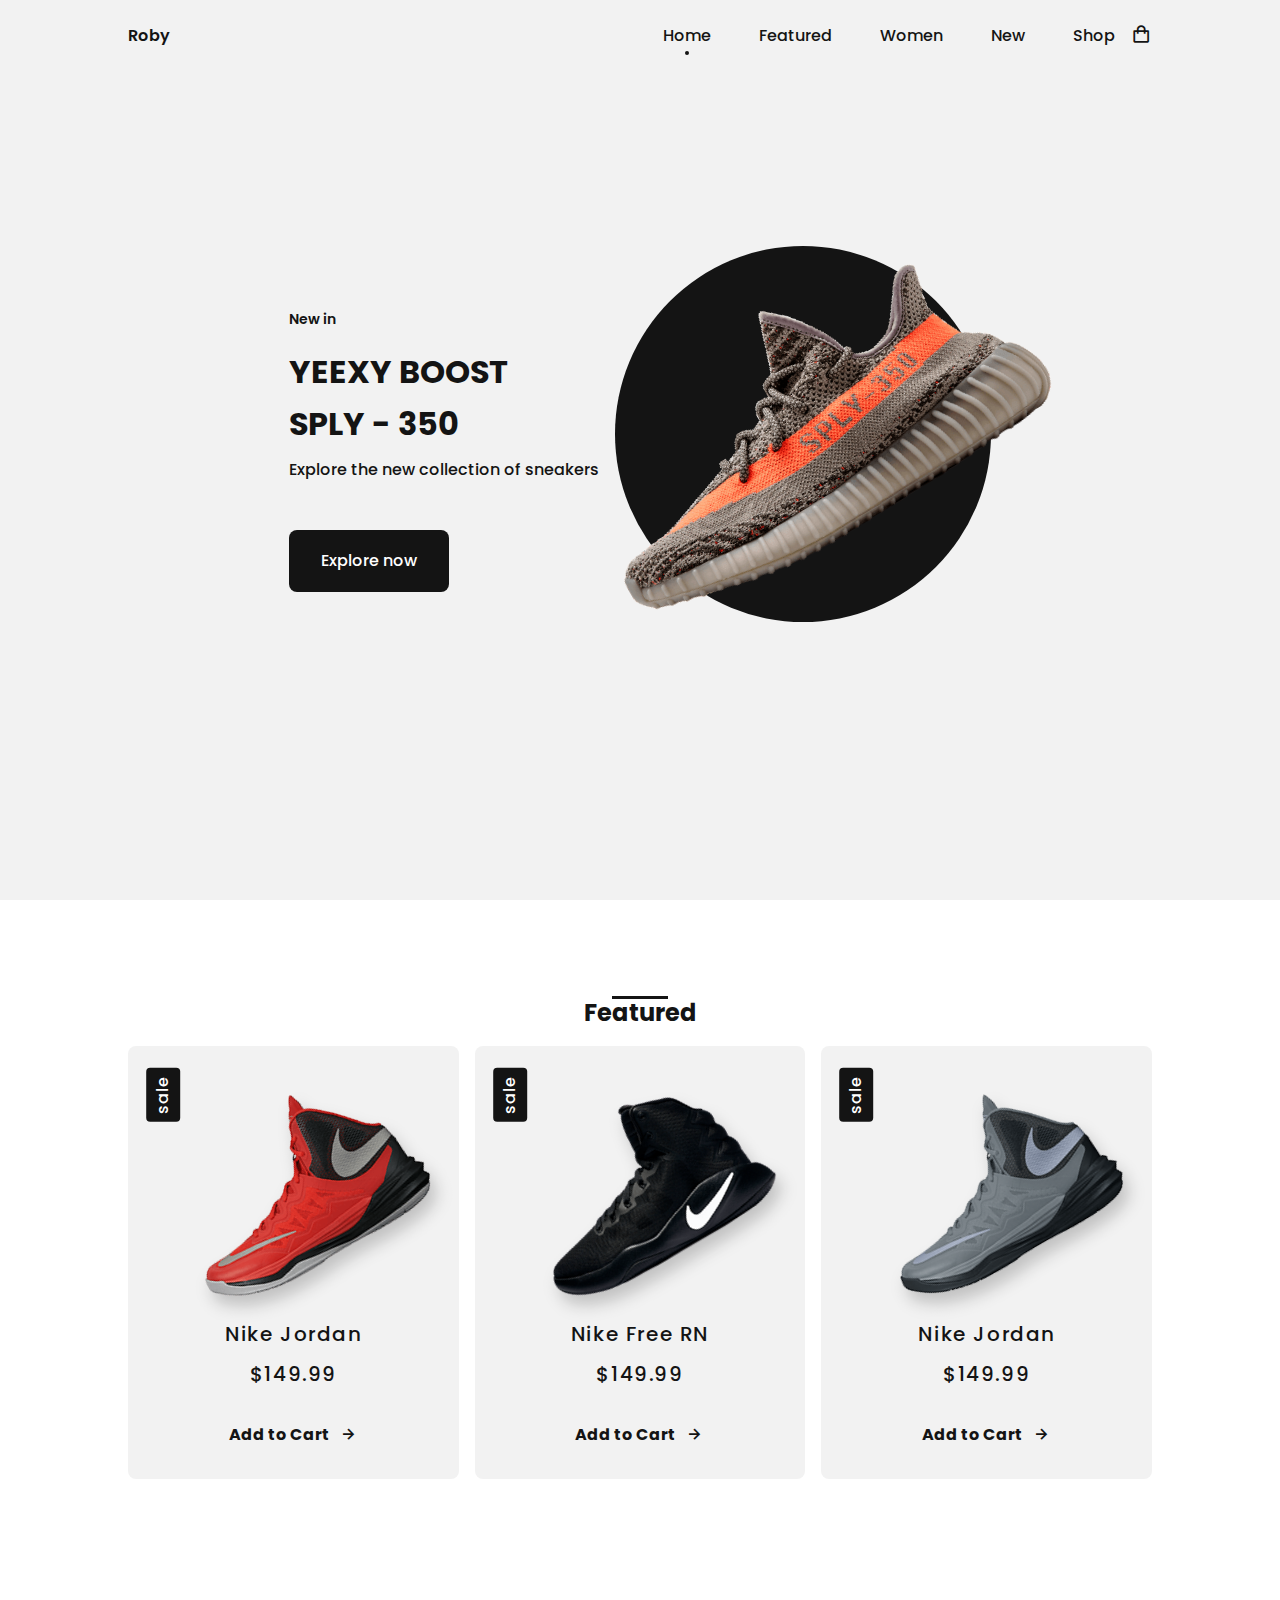
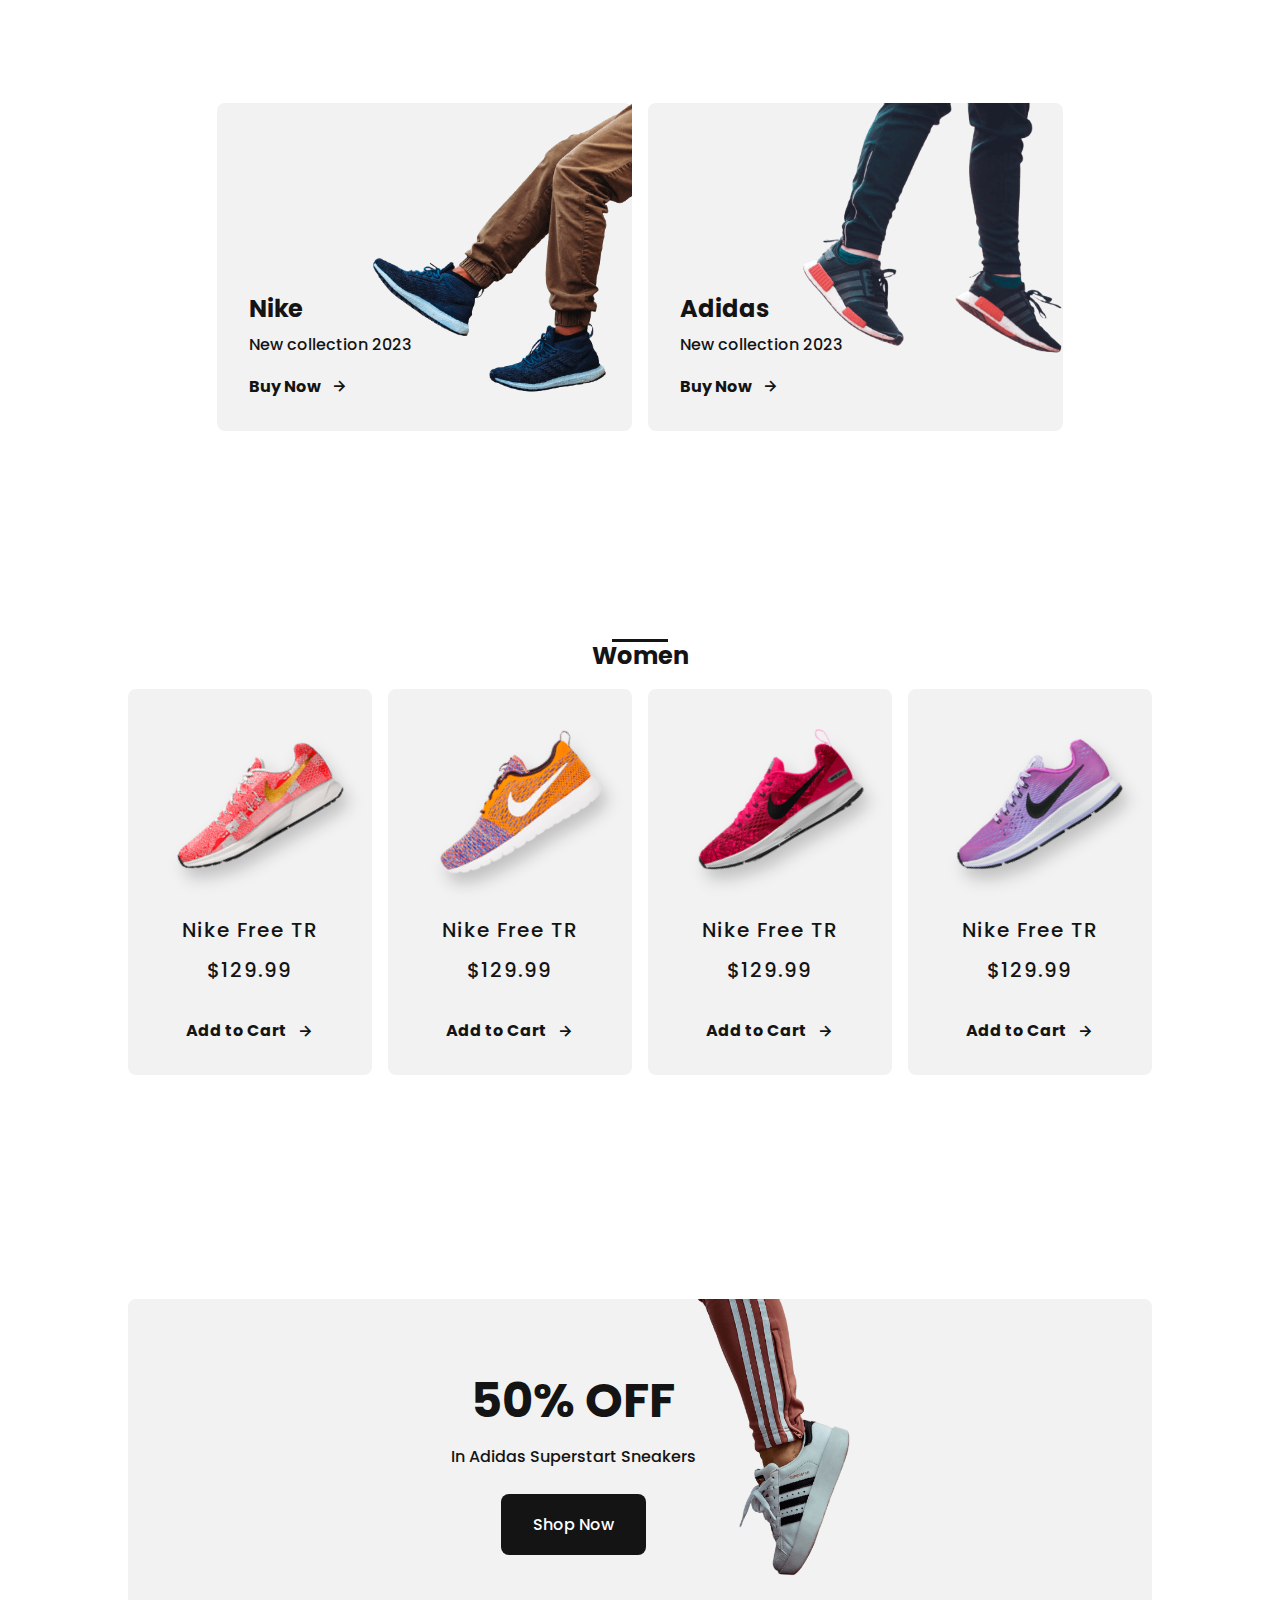
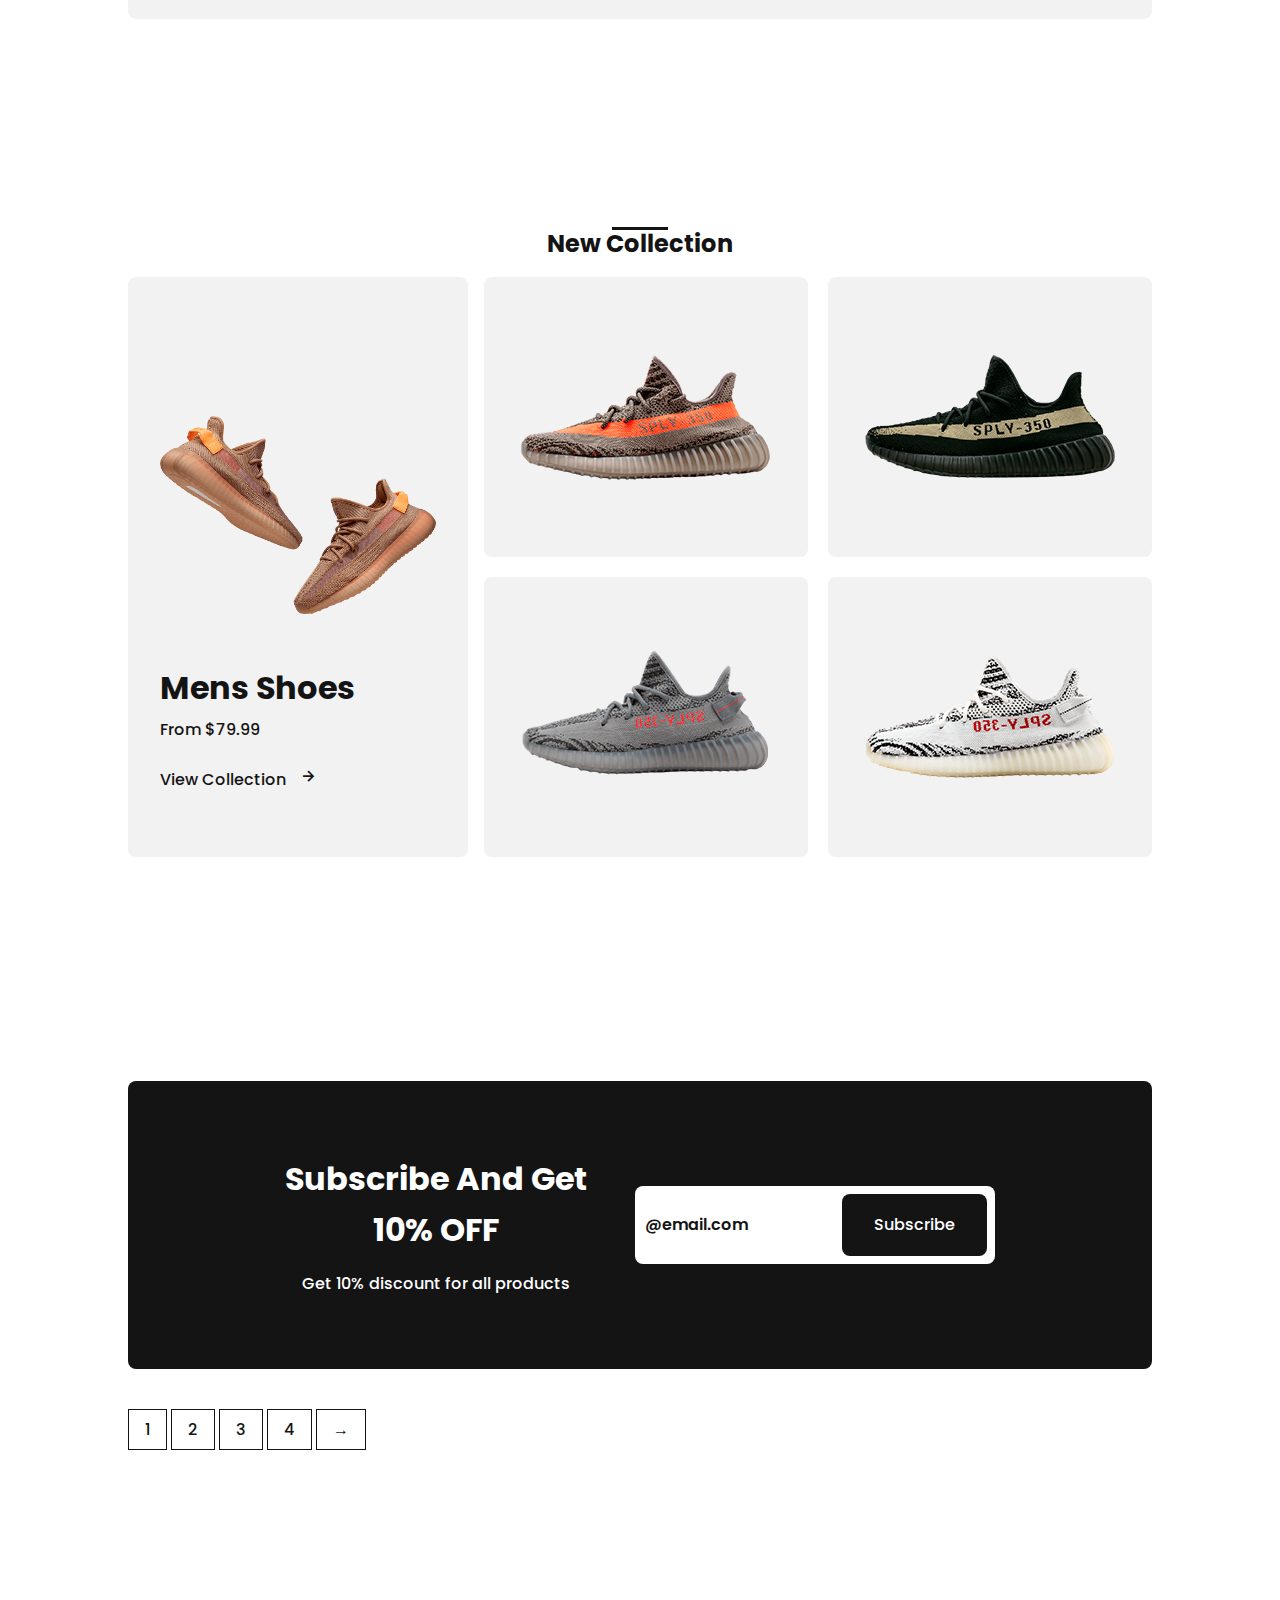
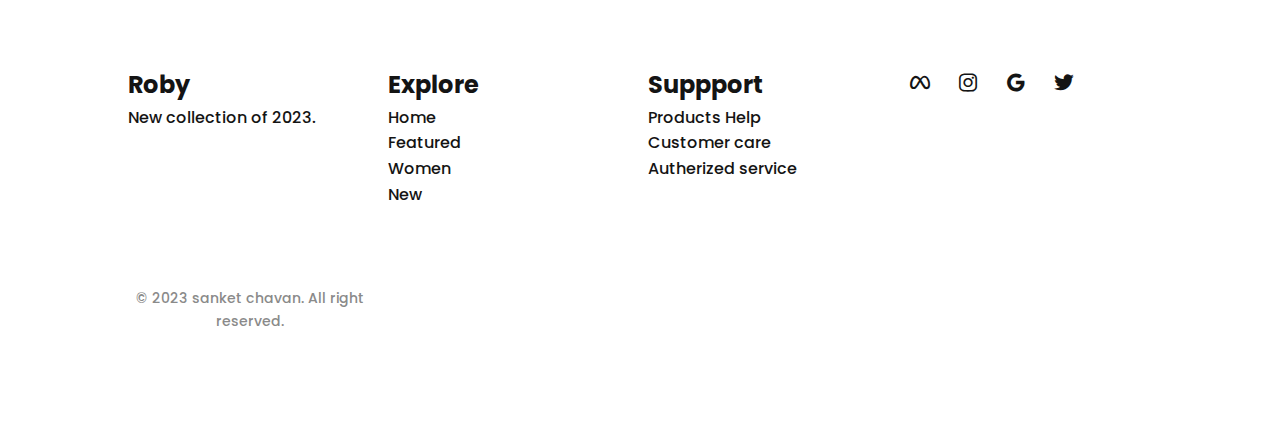
<file: index.html>
<!DOCTYPE html>
<html lang="en">
  <head>
    <meta charset="UTF-8" />
    <meta name="viewport" content="width=device-width, initial-scale=1.0" />

    <!-- ===== CSS ===== -->
    <link rel="stylesheet" href="assets/css/styles.css" />

    <!-- ===== BOX ICONS ===== -->
    <link
      href="https://unpkg.com/boxicons@2.1.4/css/boxicons.min.css"
      rel="stylesheet"
    />

    <title>Responsive Ecommerce Website Sneakers</title>
  </head>
  <body>
    <!--===== HEADER =====-->
    <header id="l-header" class="header">
      <nav class="nav bd-grid">
        <div class="nav__toggle" id="nav__toggle">
          <i class="bx bx-grid"></i>
        </div>

        <div class="nav__logo">Roby</div>

        <div class="nav__menu" id="nav__menu">
          <ul class="nav__list">
            <li class="nav__item">
              <a href="#home" class="nav__link active">Home</a>
            </li>
            <li class="nav__item">
              <a href="#featured" class="nav__link">Featured</a>
            </li>
            <li class="nav__item">
              <a href="#women" class="nav__link">Women</a>
            </li>
            <li class="nav__item"><a href="#new" class="nav__link">New</a></li>
            <li class="nav__item">
              <a href="./shop.html" class="nav__link">Shop</a>
            </li>
          </ul>
        </div>
        <div class="nav__shop">
          <i class="bx bx-shopping-bag"></i>
        </div>
      </nav>
    </header>

    <main class="l-main">
      <!--===== HOME =====-->
      <section id="home" class="home">
        <div class="home__cotainer bd-grid">
          <div class="home__sneaker">
            <div class="home__circle-shape"></div>
            <img
              src="assets/img/imghome.png"
              alt="home image"
              class="home__img"
            />
          </div>
          <div class="home__data">
            <span class="home__new">New in</span>
            <h1 class="home__title">
              yeexy boost <br />
              sply - 350
            </h1>
            <div class="home__description">
              Explore the new collection of sneakers
            </div>
            <a href="#" class="button">Explore now</a>
          </div>
        </div>
      </section>

      <!--===== FEATURED =====-->
      <section class="featured section" id="featured">
        <h2 class="section-title">Featured</h2>

        <div class="featured__contianer bd-grid">
          <article class="sneaker">
            <div class="sneaker__sale">sale</div>
            <img
              class="sneaker__img"
              src="assets/img/featured1.png"
              alt="sneaker"
            />
            <span class="sneaker__name">Nike Jordan</span>
            <span class="sneaker__price">$149.99</span>

            <a class="button-light" href=""
              >Add to Cart <i class="bx bx-right-arrow-alt btn-icon"></i
            ></a>
          </article>

          <article class="sneaker">
            <div class="sneaker__sale">sale</div>
            <img
              class="sneaker__img"
              src="assets/img/featured2.png"
              alt="sneaker"
            />
            <span class="sneaker__name">Nike Free RN</span>
            <span class="sneaker__price">$149.99</span>
            <a class="button-light" href=""
              >Add to Cart <i class="bx bx-right-arrow-alt btn-icon"></i
            ></a>
          </article>

          <article class="sneaker">
            <div class="sneaker__sale">sale</div>
            <img
              class="sneaker__img"
              src="assets/img/featured3.png"
              alt="sneaker"
            />
            <span class="sneaker__name">Nike Jordan</span>
            <span class="sneaker__price">$149.99</span>

            <a class="button-light" href=""
              >Add to Cart <i class="bx bx-right-arrow-alt btn-icon"></i
            ></a>
          </article>
        </div>
      </section>

      <!--===== COLLECTION =====-->

      <div class="collection section">
        <div class="collection__container bd-grid">
          <div class="collection__card">
            <div class="collection__data">
              <h3 class="collection__name">Nike</h3>
              <p class="collection__description">New collection 2023</p>
              <a class="button-light" href=""
                >Buy Now <i class="bx bx-right-arrow-alt btn-icon"></i
              ></a>
            </div>
            <img
              src="assets/img/collection1.png"
              alt="collection1"
              class="collection__img"
            />
          </div>

          <div class="collection__card">
            <div class="collection__data">
              <h3 class="collection__name">Adidas</h3>
              <p class="collection__description">New collection 2023</p>
              <a class="button-light" href=""
                >Buy Now <i class="bx bx-right-arrow-alt btn-icon"></i
              ></a>
            </div>
            <img
              src="assets/img/collection2.png"
              alt="collection1"
              class="collection__img"
            />
          </div>
        </div>
      </div>

      <!--===== WOMEN SNEAKERS =====-->
      <div class="women section" id="women">
        <h2 class="section-title">Women</h2>

        <div class="women__container bd-grid">
          <article class="sneaker">
            <img
              class="sneaker__img"
              src="assets/img/women1.png"
              alt="women sneaker"
            />
            <span class="sneaker__name">Nike Free TR</span>
            <span class="sneaker__price">$129.99</span>

            <a class="button-light" href=""
              >Add to Cart <i class="bx bx-right-arrow-alt btn-icon"></i
            ></a>
          </article>

          <article class="sneaker">
            <img
              class="sneaker__img"
              src="assets/img/women2.png"
              alt="women sneaker"
            />
            <span class="sneaker__name">Nike Free TR</span>
            <span class="sneaker__price">$129.99</span>

            <a class="button-light" href=""
              >Add to Cart <i class="bx bx-right-arrow-alt btn-icon"></i
            ></a>
          </article>

          <article class="sneaker">
            <img
              class="sneaker__img"
              src="assets/img/women3.png"
              alt="women sneaker"
            />
            <span class="sneaker__name">Nike Free TR</span>
            <span class="sneaker__price">$129.99</span>

            <a class="button-light" href=""
              >Add to Cart <i class="bx bx-right-arrow-alt btn-icon"></i
            ></a>
          </article>

          <article class="sneaker">
            <img
              class="sneaker__img"
              src="assets/img/women4.png"
              alt="women sneaker"
            />
            <span class="sneaker__name">Nike Free TR</span>
            <span class="sneaker__price">$129.99</span>

            <a class="button-light" href=""
              >Add to Cart <i class="bx bx-right-arrow-alt btn-icon"></i
            ></a>
          </article>
        </div>
      </div>

      <!--===== OFFER =====-->
      <section class="offer section">
        <div class="offer__container bd-grid">
          <div class="offer__data">
            <h3 class="offer__name">50% OFF</h3>
            <p class="offer__description">In Adidas Superstart Sneakers</p>
            <a class="button" href="">Shop Now </a>
          </div>
          <img src="assets/img/offert.png" alt="offer" class="offer__img" />
        </div>
      </section>

      <!--===== NEW COLLECTION =====-->
      <section class="new section" id="new">
        <h2 class="section-title">New Collection</h2>

        <div class="new__container bd-grid">
          <div class="new__mens">
            <img src="assets/img/new1.png" alt="" class="new__mens-img" />
            <h3 class="new__title">Mens Shoes</h3>
            <span class="new__price">From $79.99</span>
            <a href="#"
              >View Collection <i class="bx bx-right-arrow-alt btn-icon"></i
            ></a>
          </div>

          <div class="new__seanker">
            <div class="new__sneaker-card">
              <img src="assets/img/new2.png" alt="" class="new__sneaker-img" />
              <div class="new__seanker-overlay">
                <a href="#" class="button">Add to Cart</a>
              </div>
            </div>

            <div class="new__sneaker-card">
              <img src="assets/img/new3.png" alt="" class="new__sneaker-img" />
              <div class="new__seanker-overlay">
                <a href="#" class="button">Add to Cart</a>
              </div>
            </div>

            <div class="new__sneaker-card">
              <img src="assets/img/new4.png" alt="" class="new__sneaker-img" />
              <div class="new__seanker-overlay">
                <a href="#" class="button">Add to Cart</a>
              </div>
            </div>

            <div class="new__sneaker-card">
              <img src="assets/img/new5.png" alt="" class="new__sneaker-img" />
              <div class="new__seanker-overlay">
                <a href="#" class="button">Add to Cart</a>
              </div>
            </div>
          </div>
        </div>
      </section>

      <!--===== NEWSLETTER =====-->
      <section class="newsletter section">
        <div class="newsletter__container bd-grid">
          <div>
            <h3 class="newsletter__title">
              Subscribe And Get <br />
              10% OFF
            </h3>
            <p class="newsletter__description">
              Get 10% discount for all products
            </p>
          </div>

          <form class="newsletter__subscribe">
            <input
              placeholder="@email.com"
              type="text"
              class="newsletter__input"
            />
            <a href="#" class="button">Subscribe</a>
          </form>
        </div>

        <div class="sneaker__pages bd-grid">
          <div>
            <span class="sneaker__page">1</span>
            <span class="sneaker__page">2</span>
            <span class="sneaker__page">3</span>
            <span class="sneaker__page">4</span>
            <span class="sneaker__page">&#8594;</span>
          </div>
        </div>
      </section>
    </main>

    <!--===== FOOTER =====-->
    <section class="footer section" id="footer">
      <footer class="footer-container bd-grid">
        <div class="footer__box">
          <h3 class="footer__title">Roby</h3>
          <p class="footer__description">New collection of 2023.</p>
        </div>

        <div class="footer__box">
          <h3 class="footer__title">Explore</h3>
          <ul>
            <li><a href="#home" class="footer link">Home</a></li>
            <li><a href="#featured" class="footer link">Featured</a></li>
            <li><a href="#women" class="footer link">Women</a></li>
            <li><a href="#new" class="footer link">New</a></li>
          </ul>
        </div>

        <div class="footer__box">
          <h3 class="footer__title">Suppport</h3>
          <ul>
            <li><a href="#" class="footer link">Products Help</a></li>
            <li><a href="#" class="footer link">Customer care</a></li>
            <li><a href="#" class="footer link">Autherized service</a></li>
          </ul>
        </div>

        <div class="footer__box">
          <a href="" class="footer__socail"><i class="bx bxl-meta"></i></a>
          <a href="" class="footer__socail"><i class="bx bxl-instagram"></i></a>
          <a href="" class="footer__socail"><i class="bx bxl-google"></i></a>
          <a href="" class="footer__socail"><i class="bx bxl-twitter"></i></a>
        </div>

        <p class="footer__copy">
          &copy; 2023 sanket chavan. All right reserved.
        </p>
      </footer>
    </section>

    <!--===== MAIN JS =====-->
    <script src="assets/js/main.js"></script>
  </body>
</html>
</file>
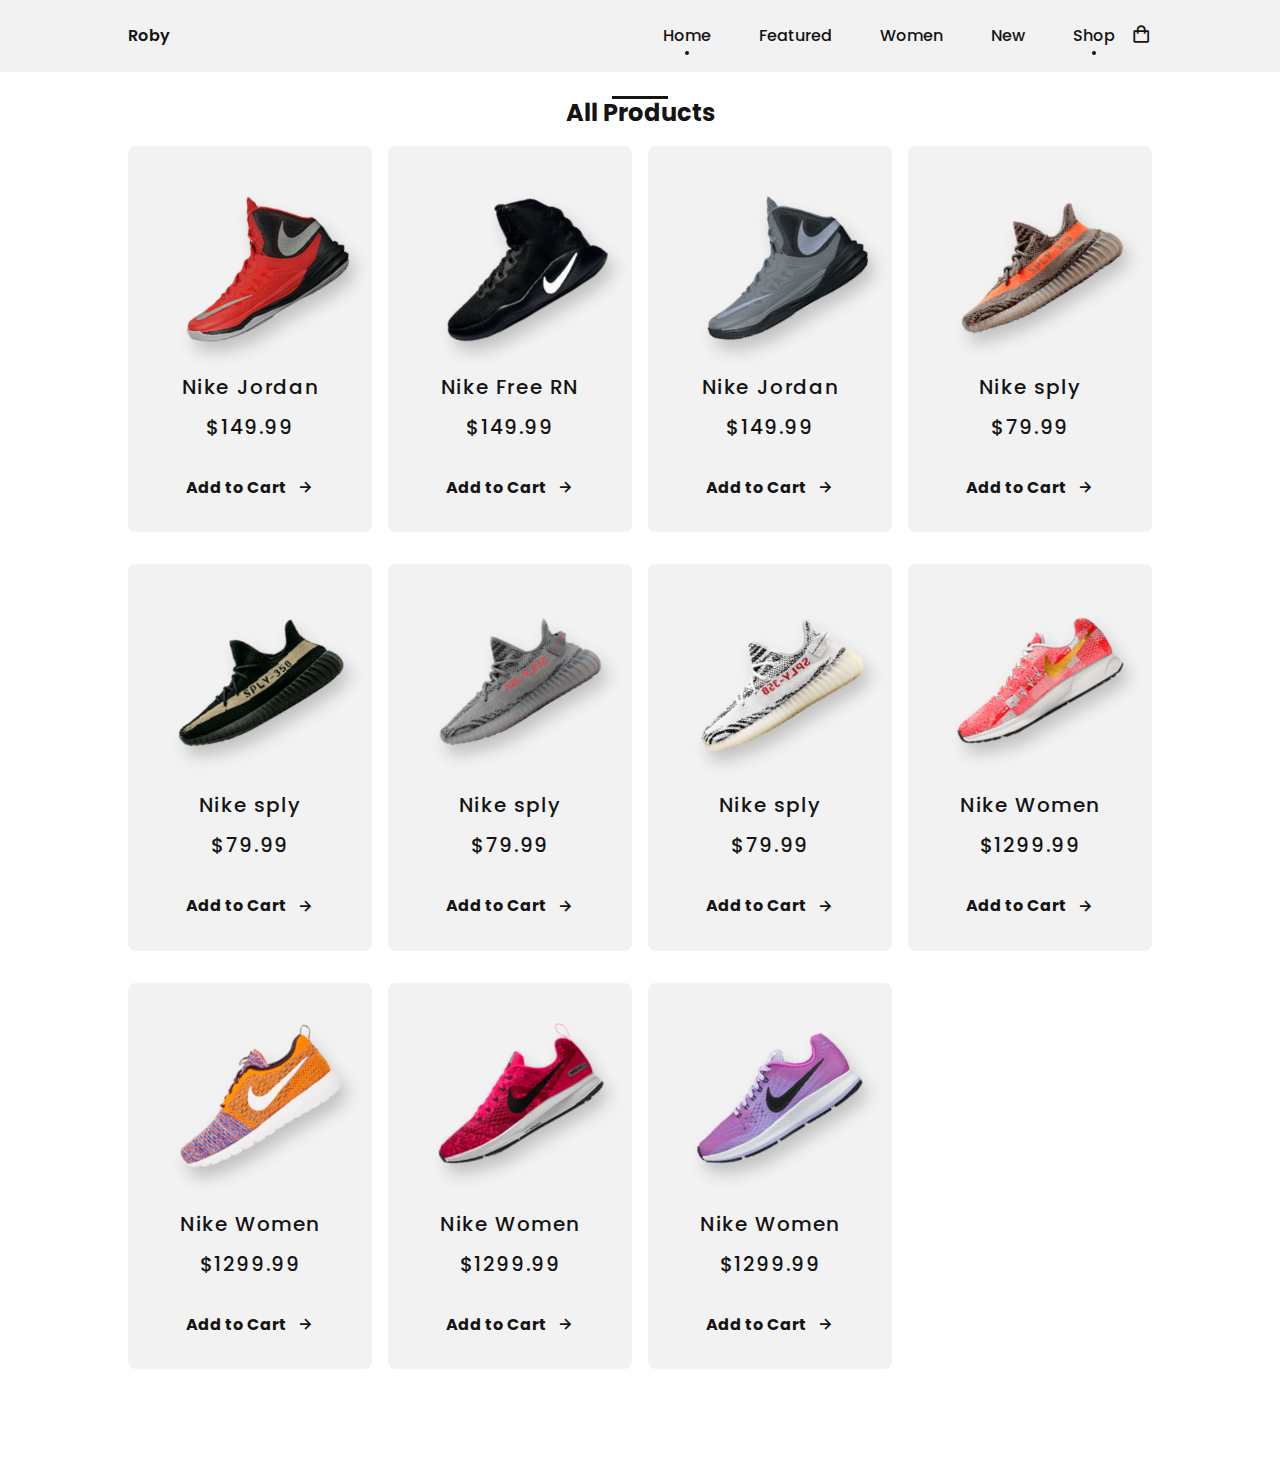
<file: shop.html>
<!DOCTYPE html>
<html lang="en">
  <head>
    <meta charset="UTF-8" />
    <meta name="viewport" content="width=device-width, initial-scale=1.0" />

    <!-- ===== CSS ===== -->
    <link rel="stylesheet" href="assets/css/styles.css" />

    <!-- ===== BOX ICONS ===== -->
    <link
      href="https://unpkg.com/boxicons@2.1.4/css/boxicons.min.css"
      rel="stylesheet"
    />

    <title>Responsive Ecommerce Website Sneakers</title>
  </head>
  <body>
    <!--===== HEADER =====-->
    <header class="header" id="header">
      <nav class="nav bd-grid">
        <div class="nav__toggle" id="nav__toggle">
          <i class="bx bx-grid"></i>
        </div>

        <div class="nav__logo">Roby</div>

        <div class="nav__menu" id="nav__menu">
          <ul class="nav__list">
            <li class="nav__item">
              <a href="./index.html" class="nav__link active">Home</a>
            </li>
            <li class="nav__item">
              <a href="./index.html#featured" class="nav__link">Featured</a>
            </li>
            <li class="nav__item">
              <a href="./index.html#women" class="nav__link">Women</a>
            </li>
            <li class="nav__item">
              <a href="./index.html#new" class="nav__link">New</a>
            </li>
            <li class="nav__item">
              <a href="#" class="nav__link active">Shop</a>
            </li>
          </ul>
        </div>
        <div class="nav__shop">
          <i class="bx bx-shopping-bag"></i>
        </div>
      </nav>
    </header>

    <main class="l-main">
      <!-- =============== All Products ===================== -->
      <section class="featured section" id="shop">
        <h2 class="section-title">All Products</h2>

        <div class="featured__contianer bd-grid">
          <article class="sneaker">
            <img
              class="sneaker__img"
              src="assets/img/featured1.png"
              alt="sneaker"
            />
            <span class="sneaker__name">Nike Jordan</span>
            <span class="sneaker__price">$149.99</span>

            <a class="button-light" href=""
              >Add to Cart <i class="bx bx-right-arrow-alt btn-icon"></i
            ></a>
          </article>

          <article class="sneaker">
            <img
              class="sneaker__img"
              src="assets/img/featured2.png"
              alt="sneaker"
            />
            <span class="sneaker__name">Nike Free RN</span>
            <span class="sneaker__price">$149.99</span>
            <a class="button-light" href=""
              >Add to Cart <i class="bx bx-right-arrow-alt btn-icon"></i
            ></a>
          </article>

          <article class="sneaker">
            <img
              class="sneaker__img"
              src="assets/img/featured3.png"
              alt="sneaker"
            />
            <span class="sneaker__name">Nike Jordan</span>
            <span class="sneaker__price">$149.99</span>

            <a class="button-light" href=""
              >Add to Cart <i class="bx bx-right-arrow-alt btn-icon"></i
            ></a>
          </article>

          <article class="sneaker">
            <img class="sneaker__img" src="assets/img/new2.png" alt="sneaker" />
            <span class="sneaker__name">Nike sply</span>
            <span class="sneaker__price">$79.99</span>

            <a class="button-light" href=""
              >Add to Cart <i class="bx bx-right-arrow-alt btn-icon"></i
            ></a>
          </article>

          <article class="sneaker">
            <img class="sneaker__img" src="assets/img/new3.png" alt="sneaker" />
            <span class="sneaker__name">Nike sply</span>
            <span class="sneaker__price">$79.99</span>

            <a class="button-light" href=""
              >Add to Cart <i class="bx bx-right-arrow-alt btn-icon"></i
            ></a>
          </article>

          <article class="sneaker">
            <img class="sneaker__img" src="assets/img/new4.png" alt="sneaker" />
            <span class="sneaker__name">Nike sply</span>
            <span class="sneaker__price">$79.99</span>

            <a class="button-light" href=""
              >Add to Cart <i class="bx bx-right-arrow-alt btn-icon"></i
            ></a>
          </article>

          <article class="sneaker">
            <img class="sneaker__img" src="assets/img/new5.png" alt="sneaker" />
            <span class="sneaker__name">Nike sply</span>
            <span class="sneaker__price">$79.99</span>

            <a class="button-light" href=""
              >Add to Cart <i class="bx bx-right-arrow-alt btn-icon"></i
            ></a>
          </article>

          <article class="sneaker">
            <img
              class="sneaker__img"
              src="assets/img/women1.png"
              alt="sneaker"
            />
            <span class="sneaker__name">Nike Women</span>
            <span class="sneaker__price">$1299.99</span>

            <a class="button-light" href=""
              >Add to Cart <i class="bx bx-right-arrow-alt btn-icon"></i
            ></a>
          </article>

          <article class="sneaker">
            <img
              class="sneaker__img"
              src="assets/img/women2.png"
              alt="sneaker"
            />
            <span class="sneaker__name">Nike Women</span>
            <span class="sneaker__price">$1299.99</span>

            <a class="button-light" href=""
              >Add to Cart <i class="bx bx-right-arrow-alt btn-icon"></i
            ></a>
          </article>

          <article class="sneaker">
            <img
              class="sneaker__img"
              src="assets/img/women3.png"
              alt="sneaker"
            />
            <span class="sneaker__name">Nike Women</span>
            <span class="sneaker__price">$1299.99</span>

            <a class="button-light" href=""
              >Add to Cart <i class="bx bx-right-arrow-alt btn-icon"></i
            ></a>
          </article>

          <article class="sneaker">
            <img
              class="sneaker__img"
              src="assets/img/women4.png"
              alt="sneaker"
            />
            <span class="sneaker__name">Nike Women</span>
            <span class="sneaker__price">$1299.99</span>

            <a class="button-light" href=""
              >Add to Cart <i class="bx bx-right-arrow-alt btn-icon"></i
            ></a>
          </article>
        </div>
      </section>
    </main>

    <!--===== FOOTER =====-->

    <!--===== MAIN JS =====-->
    <script src="assets/js/main.js"></script>
  </body>
</html>
</file>
<file: assets/css/styles.css>
/*===== GOOGLE FONTS =====*/
@import url('https://fonts.googleapis.com/css2?family=Poppins:wght@400;500;600;700&display=swap');

/*===== VARIABLES CSS =====*/
:root {
  --header-height: 3rem;

  /*===== Font weight =====*/
  --font-medium: 500;
  --font-semi-bold: 600;
  --font-bold: 700;

  /*===== Colores =====*/
  --dark-color: #141414;
  --dark-color-light: #8a8a8a;
  --dark-color-lighten: #f2f2f2;
  --white-color: #fff;

  /*===== Font and typography =====*/
  --body-font: Poppins, sans-serif;
  --big-font-size: 1.25rem;
  --biggerr-font-size: 1.5rem;
  --biggest-font-size: 2rem;
  --h2-font-size: 1.25rem;
  --normal-font-size: 0.938rem;
  --smaller-font-size: 0.813rem;

  /*===== Margenes =====*/
  --mb-1: 0.5rem;
  --mb-2: 1rem;
  --mb-3: 1.5rem;
  --mb-4: 2rem;
  --mb-5: 2.5rem;
  --mb-6: 3rem;

  /*===== z index =====*/
  --z-index: 100;

  /*===== Rotate img =====*/
  --rotate-img: rotate(-30deg);
}

@media screen and (min-width: 768px) {
  :root {
    --big-font-size: 1.5rem;
    --biggerr-font-size: 2rem;
    --biggest-font-size: 3rem;
    --normal-font-size: 1rem;
    --smaller-font-size: 0.875rem;
  }
}

/*===== BASE =====*/
*,
*::before,
*::after {
  box-sizing: border-box;
}

html {
  scroll-behavior: smooth;
}

body {
  margin: var(--header-height) 0 0 0;
  font-family: var(--body-font);
  font-size: var(--normal-font-size);
  font-weight: var(--font-medium);
  color: var(--dark-color);
  line-height: 1.6;
}

h1,
h2,
h3,
p,
ul {
  margin: 0;
}

ul {
  padding: 0;
  list-style: none;
}

a {
  text-decoration: none;
  color: var(--dark-color);
}

img {
  max-width: 100%;
  height: auto;
  display: block;
}

/*===== CLASS CSS ===== */
.section {
  padding: 5rem 0 2rem; /* so we give space to breath for our content within container in trbl t:-80px r:-0px b:-32px l:-0px   */
}

.section-title {
  position: relative; /* means some other element gone positon relative to this */
  font-size: var(--big-font-size); /*size of our sec title gone be 20px*/
  margin-bottom: var(
    --mb-4
  ); /*distance from other element form bottom gone be 32px*/
  text-align: center; /* text gone be horizetally center to container*/
  line-height: 0.1rem; /*distance between each word in tile gone be 1.6px*/
}

.section-title::after {
  content: ''; /* act like childless contianer*/
  position: absolute; /* element is postion itslef accordingt sec-title*/
  width: 56px; /* absolute width is given */
  height: 0.18rem; /* very small height but with relative unit*/
  top: -1rem; /* it goes top of sec-title*/
  left: 0; /* don no*/
  right: 0; /* don no*/
  margin: auto; /* to make this center*/
  background-color: var(--dark-color);
}

/*===== LAYOUT =====*/
.bd-grid {
  max-width: 1024px; /* fixed width of nav container*/
  display: grid; /* make it parent grid container*/
  grid-template-columns: 100%; /* grid having only one column of 100% of parent width*/
  column-gap: 1rem; /*I don no*/
  width: calc(100% - 2rem); /* minus 32px of form 100% of container width */
  margin-left: var(--mb-2);
  margin-right: var(--mb-2);
}

.header {
  width: 100%; /* take up 100% width of paretn el*/
  position: fixed; /* don't get scroll stick to where it is even while scrolling*/
  top: 0;
  left: 0;
  z-index: var(--z-index);
  background: var(--dark-color-lighten);
}

/*===== NAV =====*/
.nav {
  height: var(--header-height);
  display: flex;
  justify-content: space-between;
  align-items: center;
}

@media screen and (max-width: 768px) {
  .nav__menu {
    position: fixed;
    top: var(--header-height);
    left: -100%;
    width: 70%;
    height: 100vh;
    padding: 2rem;
    background-color: var(--white-color);
    transition: 0.5s;
  }
}

.nav__item {
  margin-bottom: var(--mb-4);
}

.nav__logo {
  font-weight: var(--font-semi-bold);
}

.nav__toggle,
.nav__shop {
  font-size: 1.3rem;
  cursor: pointer;
}

.show {
  left: 0;
}

/*Show menu*/

/*Active link*/
.active {
  position: relative;
}

.active::before {
  content: '';
  position: absolute;
  bottom: -0.5rem;
  left: 45%;
  width: 4px;
  height: 4px;
  background-color: var(--dark-color);
  border-radius: 50%;
}

/*Change color header*/
.scroll-header {
  background-color: var(--white-color);
  box-shadow: 0 2px 4px rgba(0, 0, 0, 0.1);
}

/*===== HOME =====*/
.home {
  background-color: var(--dark-color-lighten);
  overflow: none;
}

.home__container {
  height: calc(100vh - var(--header-height));
}

.home__sneaker {
  position: relative;
  display: flex;
  justify-content: center;
  align-self: center;
  margin-bottom: var(--mb-4);
}

.home__circle-shape {
  width: 220px;
  height: 220px;
  border-radius: 50%;
  background-color: var(--dark-color);
}

.home__img {
  position: absolute;
  top: 1.5rem;
  max-width: initial;
  width: 275px;
  transform: var(--rotate-img);
}

.home__new {
  display: block;
  font-size: var(--smaller-font-size);
  font-weight: var(--font-semi-bold);
  margin-bottom: var(--mb-2);
}

.home__title {
  text-transform: uppercase;
  font-size: var(--biggerr-font-size);
  margin-bottom: var(--mb-1);
}

.home__description {
  margin-bottom: var(--mb-6);
  font-size: var(--normal-font-size);
}

.button {
  display: inline-block;
  padding: 1.125rem 2rem;
  background-color: var(--dark-color);
  color: var(--white-color);
  text-align: center;
  border-radius: 0.5rem;
  transition: 0.3 s;
}

.button:hover {
  transform: translateY(-0.25rem);
}

/*BUTTONS*/
.button-light {
  display: inline-flex;
  align-items: center;
  color: var(--dark-color);
  font-weight: var(--font-bold);
  transition: 0.3s;
}

.btn-icon {
  font-size: 1.25rem;
  margin-left: var(--mb-1);
  transition: 0.3s;
}

.button-light:hover .btn-icon {
  transform: translateX(0.5rem);
}

/*===== FEATURED =====*/
.featured__contianer {
  row-gap: 2rem;
  grid-template-columns: repeat(auto-fit, minmax(220px, 1fr));
}

.sneaker {
  position: relative;
  display: flex;
  flex-direction: column;
  align-items: center;
  background-color: var(--dark-color-lighten);
  border-radius: 0.5rem;
  padding: 2rem;
  /* gap: 1rem; */
  transition: 0.3s;
}

.sneaker__sale {
  position: absolute;
  left: 0.5rem;
  background-color: var(--dark-color);
  color: var(--white-color);
  padding: 0.25rem 0.5rem;
  border-radius: 0.25rem;
  letter-spacing: 1px;
  transform: rotate(-90deg);
  transition: 0.3s;
}

.sneaker__img {
  transform: var(--rotate-img);
  margin-top: var(--mb-3);
  margin-bottom: var(--mb-6);
  filter: drop-shadow(0 12px 8px rgba(0, 0, 0, 0.2));
}

.sneaker__name,
.sneaker__price {
  font-size: var(--h2-font-size);
  font-weight: var(--normal-font-size);
  letter-spacing: 0.1rem;
}

.sneaker__name {
  margin-bottom: var(--mb-1);
}

.sneaker__price {
  margin-bottom: var(--mb-4);
}

.sneaker:hover {
  transform: translateY(-5rem);
}

/*===== COLLECTION =====*/

.collection__container {
  row-gap: 2rem;
  justify-content: center;
}

.collection__card {
  position: relative;
  background-color: var(--dark-color-lighten);
  border-radius: 0.5rem;
  display: flex;
  height: 328px;
  padding: 2rem;
  transition: 0.3s;
}

.collection__data {
  align-self: flex-end;
}

.collection__name {
  font-weight: var(--font-bold);
  font-size: var(--big-font-size);
}

.collection__name {
  font-size: var(--big-font-size);
  margin-bottom: 0.25rem;
}

.collection__description {
  margin-bottom: var(--mb-2);
}

.collection__card:hover {
  transform: translateY(-0.5rem);
}

.collection__img {
  position: absolute;
  top: 0;
  right: 0;
  width: 230px;
}

/*===== WOMEN SNEAKERS =====*/
.women__container {
  row-gap: 2rem;
  grid-template-columns: repeat(auto-fit, minmax(220px, 1fr));
}

/*===== OFFER =====*/
.offer__container {
  grid-template-columns: 55% 45%;
  background-color: var(--dark-color-lighten);
  border-radius: 0.5rem;
  justify-content: center;
  column-gap: 0;
}

.offer__data {
  padding: 4rem 0 4rem 1.5rem; /*TRBL*/
}

.offer__name {
  font-size: var(--biggest-font-size);
  margin-bottom: 0.25rem;
}

.offer__description {
  margin-bottom: var(--mb-3);
}

.offer__img {
  width: 158px;
}

.sneaker__pages {
  margin-top: var(--mb-6);
}

.sneaker__page {
  padding: 0.5rem 1rem;
  border: 1px solid var(--dark-color);
}

.sneaker__page:hover {
  background-color: var(--dark-color);
  color: var(--white-color);
}

/*===== NEW COLLECTION  =====*/
.new__container {
  row-gap: 2rem;
}

.new__mens {
  background-color: var(--dark-color-lighten);
  border-radius: 0.5rem;
  padding: 2rem;
  display: flex;
  flex-direction: column;
  justify-content: center;
}

.new__mens-img {
  width: 276px;
  margin-bottom: var(--mb-3);
}

.new__title {
  font-size: var(--biggerr-font-size);
  margin-bottom: 0.25rem;
}

.new__price {
  display: block;
  margin-bottom: var(--mb-3);
}

.new__seanker {
  display: grid;
  gap: 1.25rem;
  grid-template-columns: repeat(auto-fit, minmax(220px, 1fr));
}

.new__sneaker-card {
  position: relative;
  background-color: var(--dark-color-lighten);
  border-radius: 0.5rem;
  padding: 3.5rem 1.5rem;
  display: flex;
  justify-content: center;
  overflow: hidden;
}

.new__seanker-overlay {
  position: absolute;
  left: 0;
  bottom: -100%;
  width: 100%;
  height: 100%;
  display: flex;
  justify-content: center;
  align-items: center;
  background-color: rgba(138, 138, 138, 0.3);
  transition: 0.3s;
}

.new__sneaker-card:hover .new__seanker-overlay {
  bottom: 0;
}

/*===== NEWSLETTER =====*/
.newsletter__container {
  background-color: var(--dark-color);
  color: var(--white-color);
  padding: 2rem 0.5rem;
  border-radius: 0.5rem;
  text-align: center;
}

.newsletter__title {
  margin-bottom: var(--mb-2);
  font-size: var(--biggerr-font-size);
}

.newsletter__description {
  margin-bottom: var(--mb-5);
}

.newsletter__subscribe {
  display: flex;
  background-color: var(--white-color);
  column-gap: 0.5rem;
  padding: 0.5rem;
  border-radius: 0.5rem;
  font-size: var(--normal-font-size);
}

.newsletter__input {
  outline: none;
  border: none;
  width: 90%;
  font-size: var(--normal-font-size);
}

.newsletter__input::placeholder {
  color: var(--dark-color);
  font-size: var(--normal-font-size);
  font-weight: var(--font-semi-bold);
  font-family: var(--body-font);
}

/*===== FOOTER =====*/

.footer-container {
  grid-template-columns: repeat(auto-fit, minmax(220px, 1fr));
}

.footer__box {
  margin-bottom: var(--mb-4);
}

.footer__title {
  font-size: var(--big-font-size);
}

.footer__link {
  display: block;
  width: max-content;
  margin-bottom: var(--mb-1);
}

.footer__socail {
  font-size: 1.5rem;
  margin-right: 1.25rem;
}

.footer__copy {
  color: var(--dark-color-light);
  font-size: var(--smaller-font-size);
  text-align: center;
  padding-top: 3rem;
}

/* ===== MEDIA QUERIES=====*/
@media screen and (min-width: 576px) {
  .collection__container {
    grid-template-columns: 476px;
  }

  .collection__img {
    width: 260px;
  }

  .offer__container {
    grid-template-columns: max-content max-content;
  }

  .offer__data {
    text-align: center;
  }

  .new__mens {
    align-items: center;
  }
}

@media screen and (min-width: 760px) {
  body {
    margin: 0;
  }

  .section {
    padding: 7rem 0;
  }

  .section__title::after {
    width: 76px;
  }

  .nav {
    height: calc(var(--header-height) + 1.5rem);
  }

  .nav__menu {
    margin-left: auto;
  }

  .nav__list {
    display: flex;
  }

  .nav__item {
    margin-left: var(--mb-6);
    margin-bottom: 0;
  }

  .nav__toggle {
    display: none;
  }

  .home__cotainer {
    height: 100vh;
    grid-template-columns: max-content max-content;
    justify-content: center;
    align-items: center;
  }

  .home__sneaker {
    order: 1;
  }

  .home__circle-shape {
    width: 376px;
    height: 376px;
  }

  .home__img {
    width: 476px;
    top: 3.5rem;
    right: 0;
    left: -3rem;
  }

  .newsletter__container {
    grid-template-columns: max-content max-content;
    justify-content: center;
    align-items: center;
    padding: 4.5rem 2rem;
    column-gap: 3rem;
  }

  .newsletter__description {
    margin-bottom: 0;
  }

  .newsletter__subscribe {
    width: 360px;
    height: max-content;
  }
}

@media screen and (min-width: 1024px) {
  .bd-grid {
    margin-left: auto;
    margin-right: auto;
  }

  .home__container {
    gap: 1rem;
  }

  .collection__container {
    grid-template-columns: repeat(2, 415px);
  }

  .new__container {
    grid-template-columns: max-content 1fr;
  }

  .new__mens {
    align-items: initial;
    justify-content: flex-end;
    padding: 4rem 2rem;
  }

  .new__mens-img {
    margin-bottom: var(--mb-6);
  }
}
</file>
